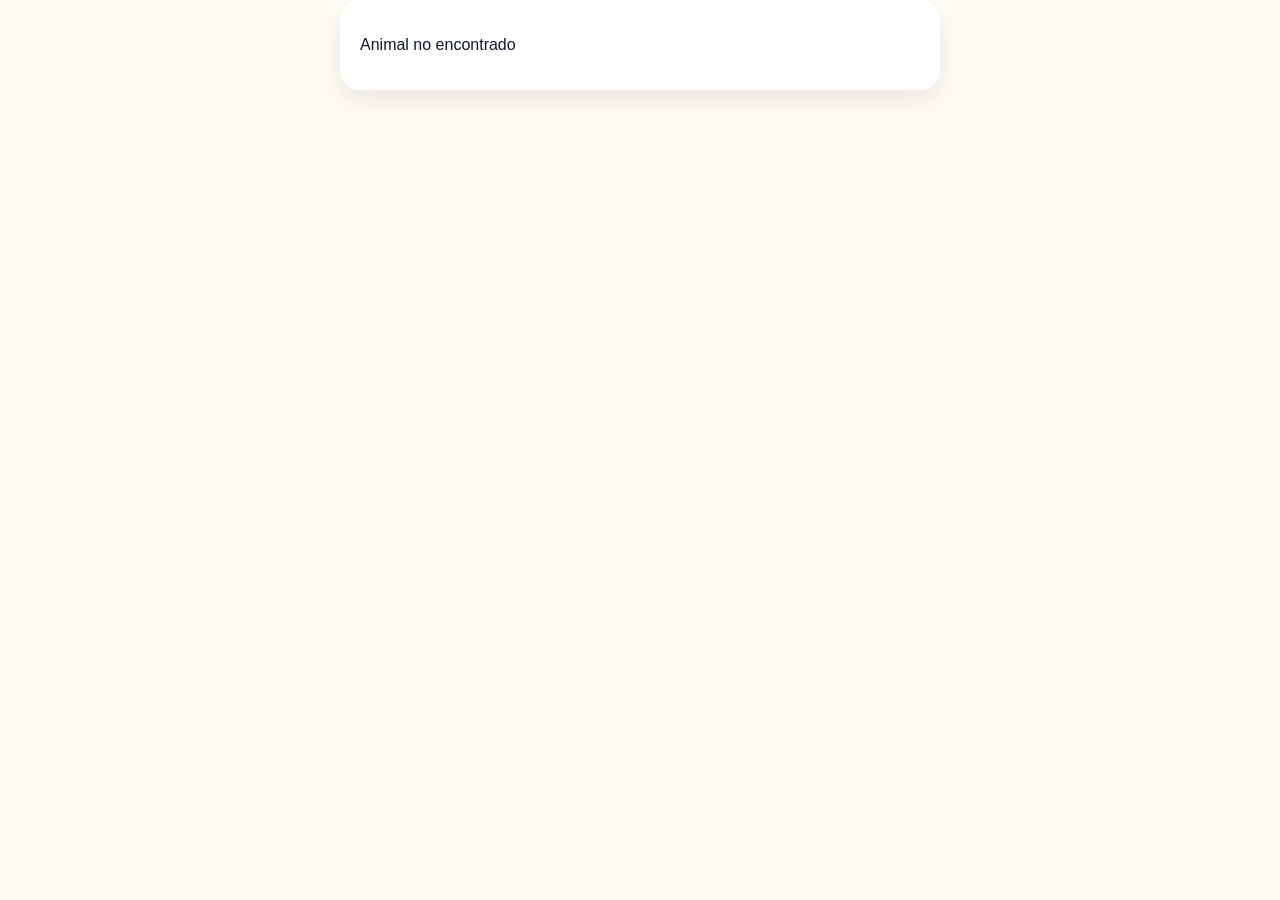
<file: animal.html>
<!DOCTYPE html>
<html>
<head>
<meta charset="UTF-8">
<meta name="viewport" content="width=device-width, initial-scale=1">
<title>Historia del rescate</title>
<link rel="stylesheet" href="style.css">
</head>
<body>

<div id="animal"></div>

<script src="animals.js"></script>
<script src="animal-page.js"></script>

</body>
</html>
</file>
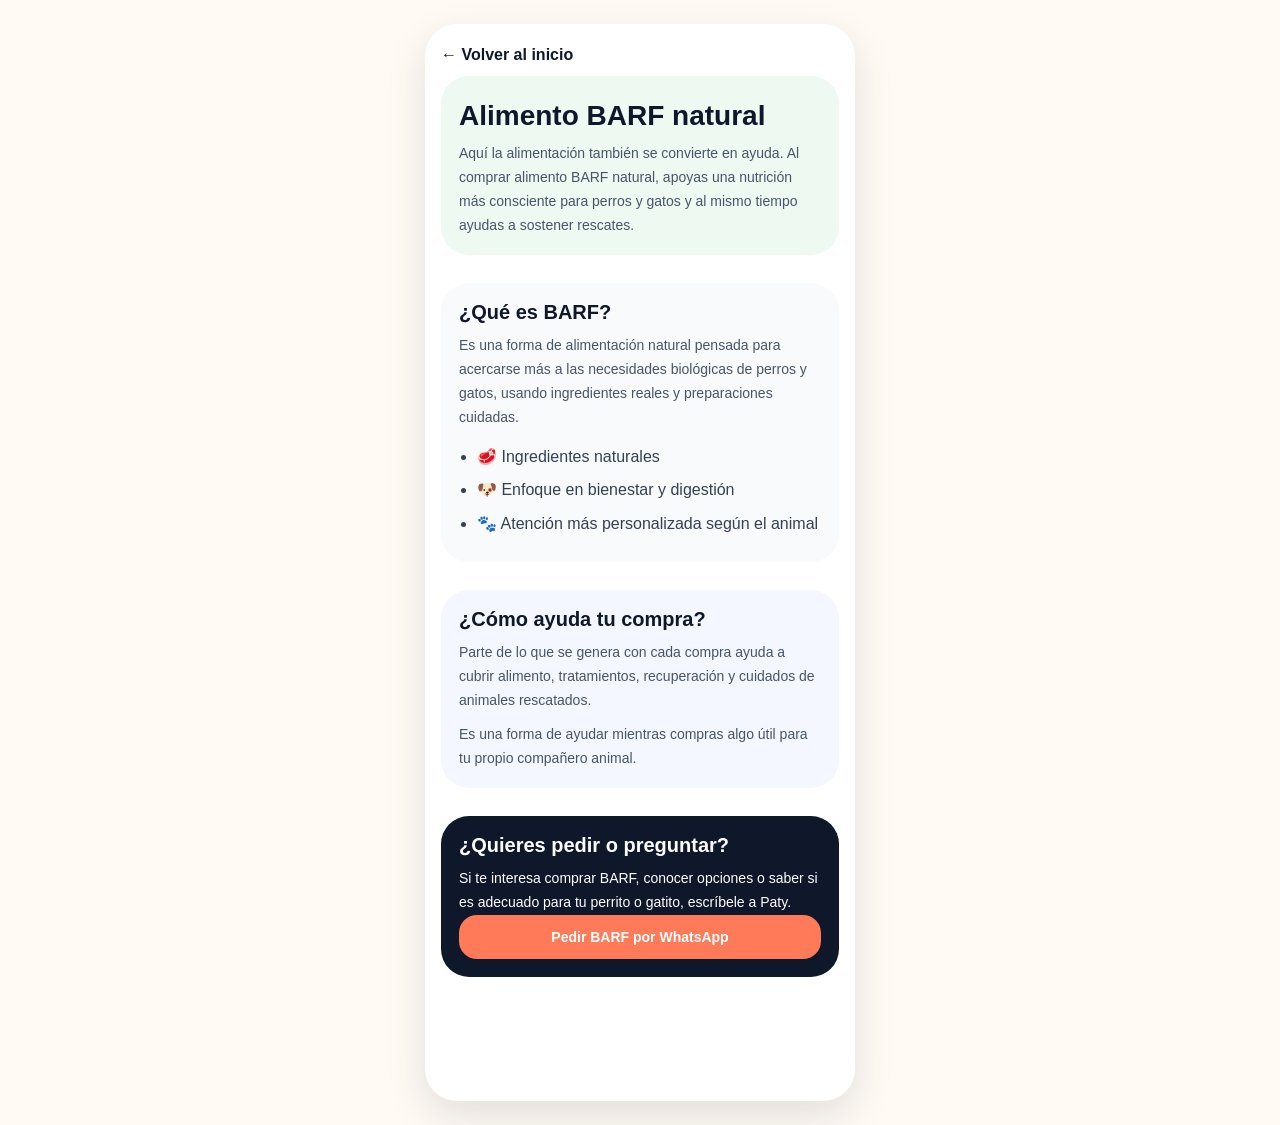
<file: barf.html>
<!DOCTYPE html>
<html lang="es">
<head>
  <meta charset="UTF-8" />
  <meta name="viewport" content="width=device-width, initial-scale=1.0" />
  <title>BARF natural | Pancho Barfero</title>
  <meta name="description" content="Alimento BARF natural que también ayuda a sostener rescates." />
  <link rel="stylesheet" href="style.css" />
</head>
<body>
  <div class="page-shell">
    <main class="mobile-app extra-page">
      <section class="section">
        <a href="index.html" class="back-btn">← Volver al inicio</a>
        <div class="card card-barf">
          <h1 class="page-title">Alimento BARF natural</h1>
          <p>
            Aquí la alimentación también se convierte en ayuda. Al comprar alimento BARF natural,
            apoyas una nutrición más consciente para perros y gatos y al mismo tiempo ayudas a sostener rescates.
          </p>
        </div>
      </section>

      <section class="section">
        <div class="card">
          <h2>¿Qué es BARF?</h2>
          <p>
            Es una forma de alimentación natural pensada para acercarse más a las necesidades biológicas
            de perros y gatos, usando ingredientes reales y preparaciones cuidadas.
          </p>
          <ul class="simple-list">
            <li>🥩 Ingredientes naturales</li>
            <li>🐶 Enfoque en bienestar y digestión</li>
            <li>🐾 Atención más personalizada según el animal</li>
          </ul>
        </div>
      </section>

      <section class="section">
        <div class="card card-soft-blue">
          <h2>¿Cómo ayuda tu compra?</h2>
          <p>
            Parte de lo que se genera con cada compra ayuda a cubrir alimento, tratamientos,
            recuperación y cuidados de animales rescatados.
          </p>
          <p>
            Es una forma de ayudar mientras compras algo útil para tu propio compañero animal.
          </p>
        </div>
      </section>

      <section class="section">
        <div class="card card-dark">
          <h2>¿Quieres pedir o preguntar?</h2>
          <p>
            Si te interesa comprar BARF, conocer opciones o saber si es adecuado para tu perrito o gatito,
            escríbele a Paty.
          </p>
          <a class="btn btn-primary" href="https://wa.me/5218135049027?text=Hola%20Paty%2C%20me%20interesa%20comprar%20BARF%20y%20quiero%20m%C3%A1s%20informaci%C3%B3n" target="_blank" rel="noopener noreferrer">
            Pedir BARF por WhatsApp
          </a>
        </div>
      </section>
    </main>
  </div>
</body>
</html>
</file>
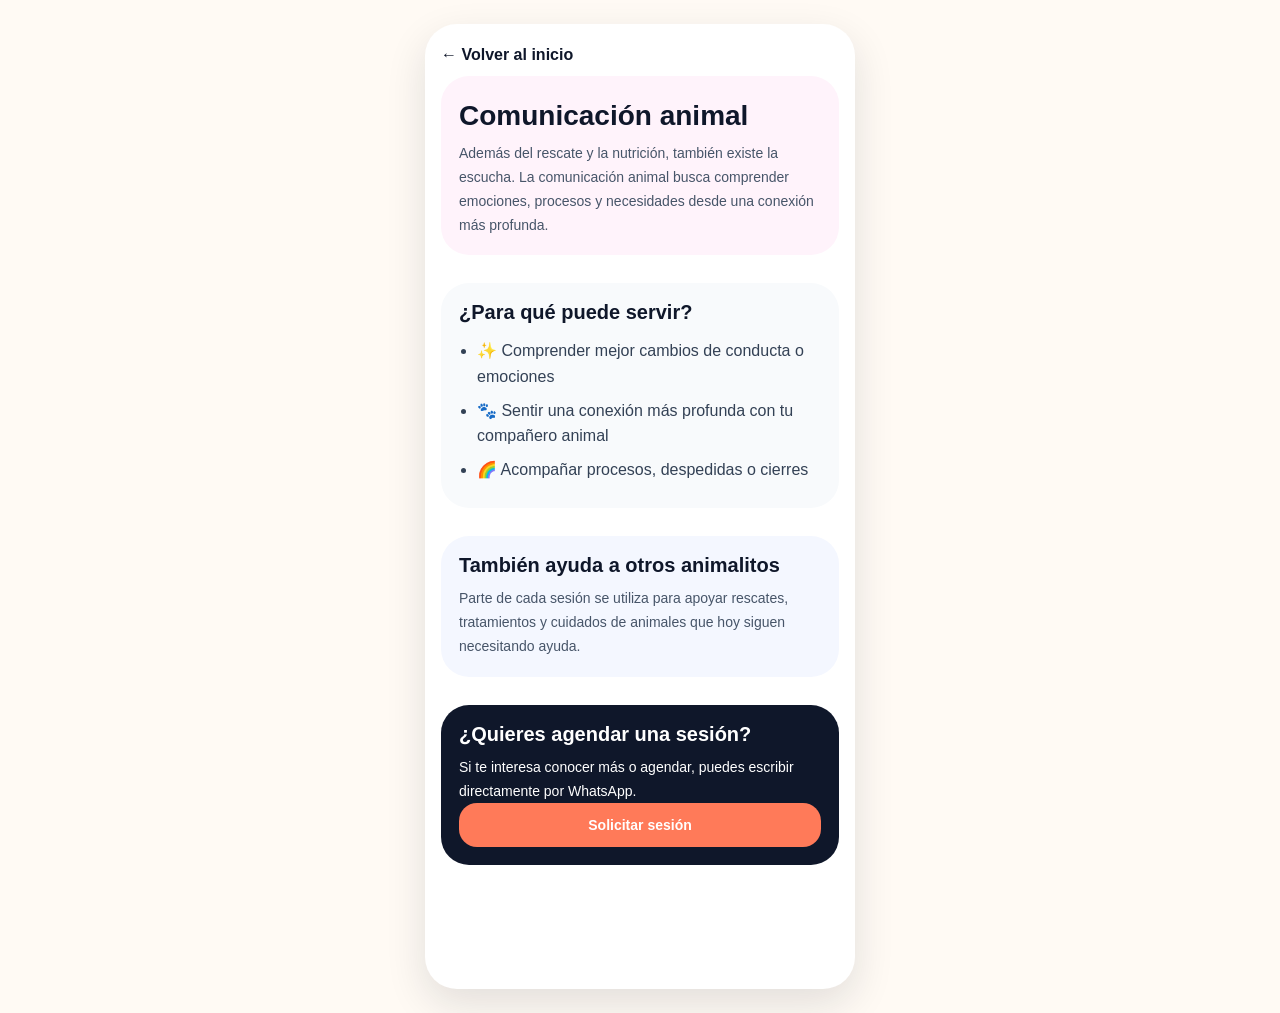
<file: comunicacion.html>
<!DOCTYPE html>
<html lang="es">
<head>
  <meta charset="UTF-8" />
  <meta name="viewport" content="width=device-width, initial-scale=1.0" />
  <title>Comunicación animal | Pancho Barfero</title>
  <meta name="description" content="Comunicación animal para comprender mejor emociones, necesidades y procesos." />
  <link rel="stylesheet" href="style.css" />
</head>
<body>
  <div class="page-shell">
    <main class="mobile-app extra-page">
      <section class="section">
        <a href="index.html" class="back-btn">← Volver al inicio</a>
        <div class="card card-pink">
          <h1 class="page-title">Comunicación animal</h1>
          <p>
            Además del rescate y la nutrición, también existe la escucha. La comunicación animal busca
            comprender emociones, procesos y necesidades desde una conexión más profunda.
          </p>
        </div>
      </section>

      <section class="section">
        <div class="card">
          <h2>¿Para qué puede servir?</h2>
          <ul class="simple-list">
            <li>✨ Comprender mejor cambios de conducta o emociones</li>
            <li>🐾 Sentir una conexión más profunda con tu compañero animal</li>
            <li>🌈 Acompañar procesos, despedidas o cierres</li>
          </ul>
        </div>
      </section>

      <section class="section">
        <div class="card card-soft-blue">
          <h2>También ayuda a otros animalitos</h2>
          <p>
            Parte de cada sesión se utiliza para apoyar rescates, tratamientos y cuidados
            de animales que hoy siguen necesitando ayuda.
          </p>
        </div>
      </section>

      <section class="section">
        <div class="card card-dark">
          <h2>¿Quieres agendar una sesión?</h2>
          <p>
            Si te interesa conocer más o agendar, puedes escribir directamente por WhatsApp.
          </p>
          <a class="btn btn-primary" href="https://wa.me/5218135049027?text=Hola%20Paty%2C%20me%20interesa%20una%20sesi%C3%B3n%20de%20comunicaci%C3%B3n%20animal" target="_blank" rel="noopener noreferrer">
            Solicitar sesión
          </a>
        </div>
      </section>
    </main>
  </div>
</body>
</html>
</file>
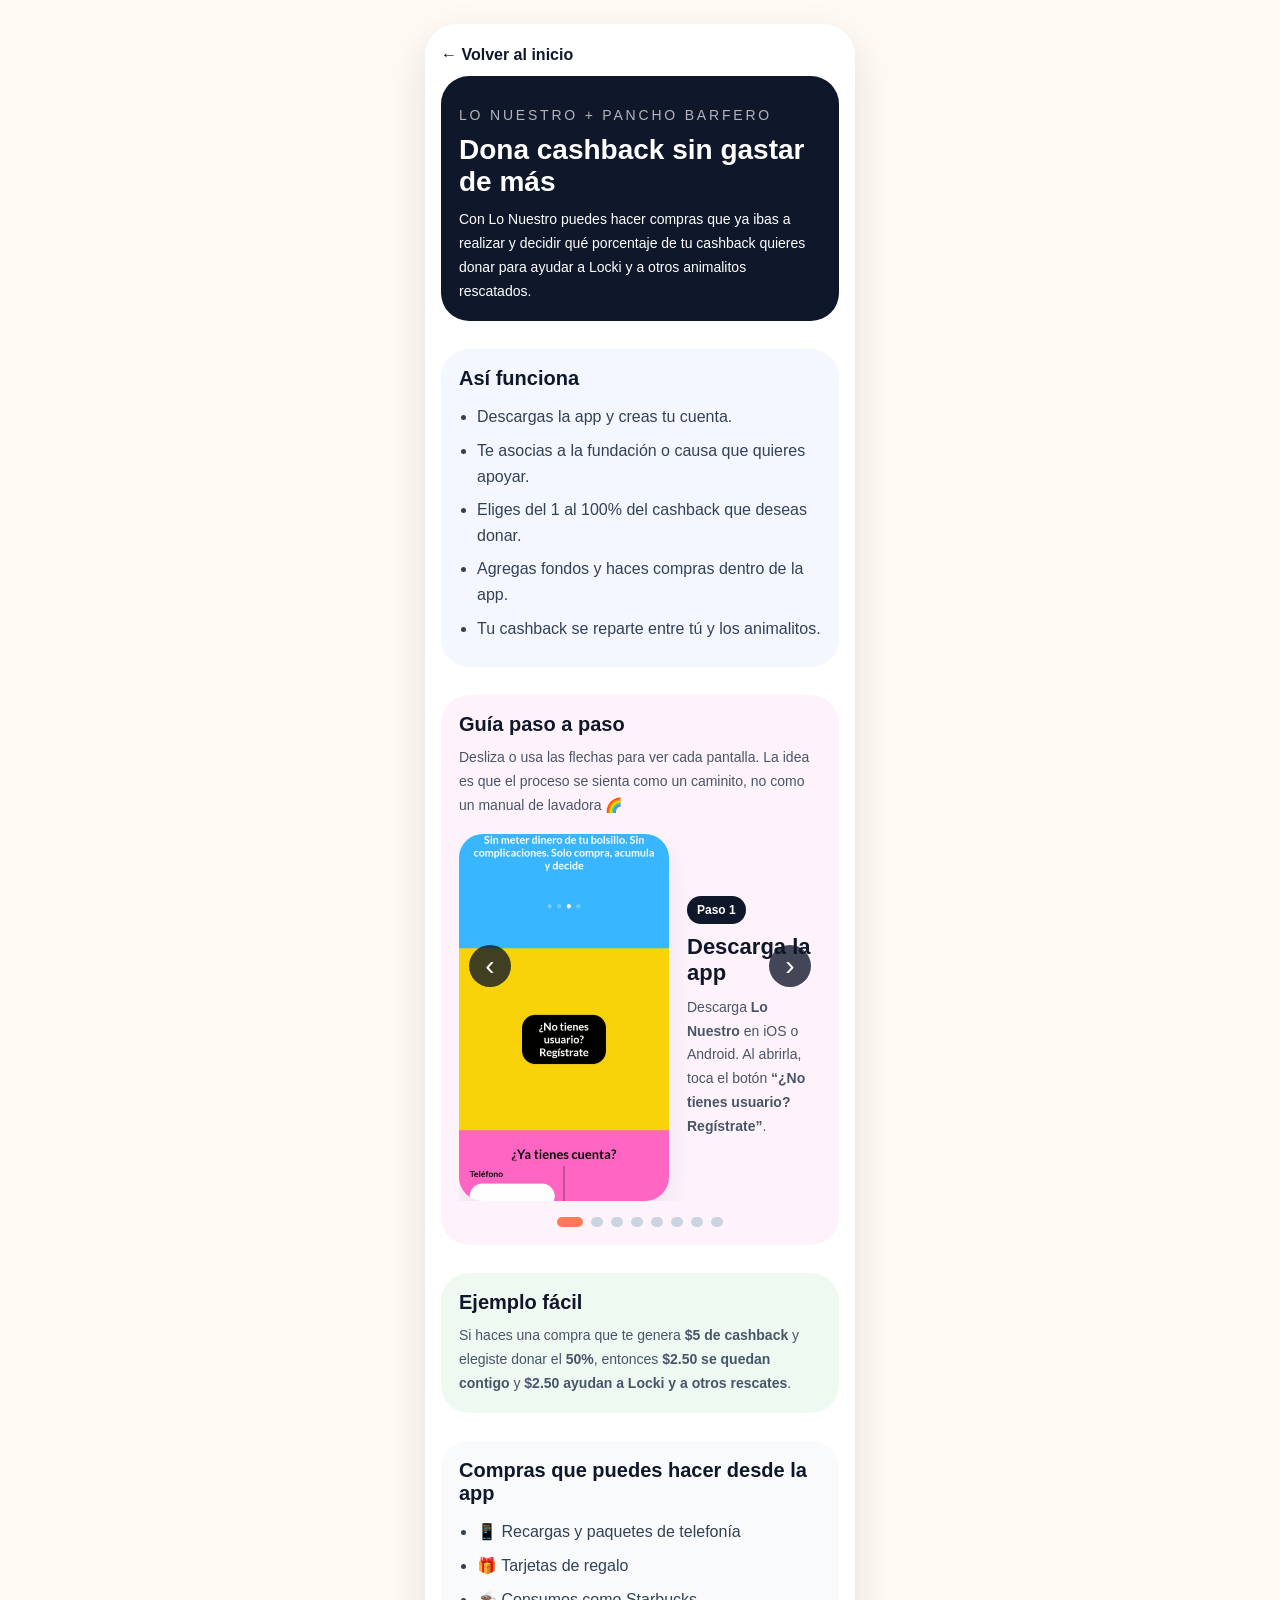
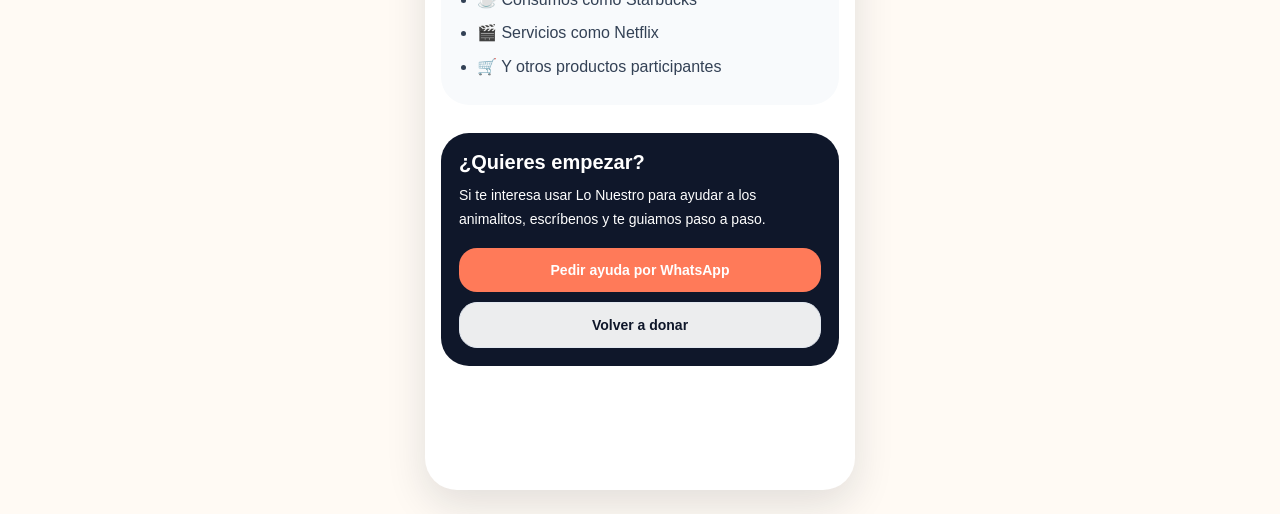
<file: lonuestro.html>
<!DOCTYPE html>
<html lang="es">
<head>
  <meta charset="UTF-8" />
  <meta name="viewport" content="width=device-width, initial-scale=1.0" />
  <title>Lo Nuestro | Dona cashback para los animalitos</title>
  <meta
    name="description"
    content="Aprende paso a paso cómo usar Lo Nuestro para donar una parte de tu cashback a Locki y apoyar a los rescates de Pancho Barfero."
  />
  <link rel="stylesheet" href="style.css" />
</head>
<body>
  <div class="page-shell">
    <main class="mobile-app extra-page">
      <section class="section">
        <a href="index.html" class="back-btn">← Volver al inicio</a>
        <div class="card card-dark">
          <p class="mini-label">Lo Nuestro + Pancho Barfero</p>
          <h1 class="page-title">Dona cashback sin gastar de más</h1>
          <p>
            Con Lo Nuestro puedes hacer compras que ya ibas a realizar y decidir qué porcentaje de tu cashback
            quieres donar para ayudar a Locki y a otros animalitos rescatados.
          </p>
        </div>
      </section>

      <section class="section">
        <div class="card card-soft-blue">
          <h2>Así funciona</h2>
          <ul class="simple-list">
            <li>Descargas la app y creas tu cuenta.</li>
            <li>Te asocias a la fundación o causa que quieres apoyar.</li>
            <li>Eliges del 1 al 100% del cashback que deseas donar.</li>
            <li>Agregas fondos y haces compras dentro de la app.</li>
            <li>Tu cashback se reparte entre tú y los animalitos.</li>
          </ul>
        </div>
      </section>

      <section class="section">
        <div class="card card-pink">
          <h2>Guía paso a paso</h2>
          <p>
            Desliza o usa las flechas para ver cada pantalla. La idea es que el proceso se sienta como un caminito,
            no como un manual de lavadora 🌈
          </p>

          <div class="tutorial-carousel" data-carousel>
            <button class="carousel-btn prev" type="button" aria-label="Paso anterior">‹</button>

            <div class="carousel-viewport">
              <article class="tutorial-step active">
                <div class="tutorial-media">
                  <img src="img/lonuestro/lo-nuestro-step-1-inicio.jpeg" alt="Pantalla de inicio de Lo Nuestro con botón de registro" loading="lazy" />
                </div>
                <div class="tutorial-copy">
                  <span class="step-badge">Paso 1</span>
                  <h3>Descarga la app</h3>
                  <p>
                    Descarga <strong>Lo Nuestro</strong> en iOS o Android. Al abrirla, toca el botón
                    <strong>“¿No tienes usuario? Regístrate”</strong>.
                  </p>
                </div>
              </article>

              <article class="tutorial-step">
                <div class="tutorial-media">
                  <img src="img/lonuestro/lo-nuestro-step-2-registro.jpeg" alt="Pantalla de registro con teléfono y contraseña" loading="lazy" />
                </div>
                <div class="tutorial-copy">
                  <span class="step-badge">Paso 2</span>
                  <h3>Crea tu cuenta</h3>
                  <p>
                    Regístrate con tu <strong>número de teléfono</strong> y crea una <strong>contraseña</strong>.
                    Acepta términos y completa tu registro.
                  </p>
                </div>
              </article>

              <article class="tutorial-step">
                <div class="tutorial-media">
                  <img src="img/lonuestro/lo-nuestro-step-7-fundaciones.jpeg" alt="Pantalla para asociarse a una fundación dentro de la app" loading="lazy" />
                </div>
                <div class="tutorial-copy">
                  <span class="step-badge">Paso 3</span>
                  <h3>Ve a Fundaciones</h3>
                  <p>
                    Dentro de la app entra a tu perfil y busca la ruta:
                    <strong>Fundaciones → Mis fundaciones → Asociarme a una fundación</strong>.
                    Ahí podrás elegir a quién apoyar.
                  </p>
                </div>
              </article>

              <article class="tutorial-step">
                <div class="tutorial-media">
                  <img src="img/lonuestro/lo-nuestro-step-8-porcentaje.jpeg" alt="Pantalla para elegir el porcentaje a donar del cashback" loading="lazy" />
                </div>
                <div class="tutorial-copy">
                  <span class="step-badge">Paso 4</span>
                  <h3>Selecciona a Locki y define tu porcentaje</h3>
                  <p>
                    Elige <strong>Locki</strong> y escribe un número del <strong>1 al 100</strong>.
                    Por ejemplo, si pones <strong>50</strong>, donarás el 50% del cashback generado en tus compras.
                  </p>
                </div>
              </article>

              <article class="tutorial-step">
                <div class="tutorial-media">
                  <img src="img/lonuestro/lo-nuestro-step-5-agregar-fondos.jpeg" alt="Pantalla de agregar fondos en Lo Nuestro" loading="lazy" />
                </div>
                <div class="tutorial-copy">
                  <span class="step-badge">Paso 5</span>
                  <h3>Agrega fondos</h3>
                  <p>
                    Para comprar dentro de la app, entra a <strong>Agregar fondos</strong>.
                    Puedes hacerlo por <strong>transferencia bancaria</strong> y después usar ese saldo en los comercios y servicios afiliados.
                  </p>
                </div>
              </article>

              <article class="tutorial-step">
                <div class="tutorial-media">
                  <img src="img/lonuestro/lo-nuestro-step-6-transferencia.jpeg" alt="Pantalla con instrucciones de transferencia bancaria" loading="lazy" />
                </div>
                <div class="tutorial-copy">
                  <span class="step-badge">Paso 6</span>
                  <h3>Haz tu transferencia</h3>
                  <p>
                    Indica tu banco, el monto que vas a mandar, copia los datos de la cuenta y registra tu aporte.
                    Una vez validado, tu saldo quedará listo para comprar.
                  </p>
                </div>
              </article>

              <article class="tutorial-step">
                <div class="tutorial-media">
                  <img src="img/lonuestro/lo-nuestro-step-4-consumir.jpeg" alt="Pantalla de la sección consumir con tiempo aire, paquetes y gift cards" loading="lazy" />
                </div>
                <div class="tutorial-copy">
                  <span class="step-badge">Paso 7</span>
                  <h3>Ve a la sección Consumir</h3>
                  <p>
                    Entra a <strong>Consumir</strong> y elige lo que quieras comprar, como
                    <strong>recargas, paquetes de telefonía, gift cards</strong> y otros servicios disponibles.
                  </p>
                </div>
              </article>

              <article class="tutorial-step">
                <div class="tutorial-media">
                  <img src="img/lonuestro/lo-nuestro-step-3-paquetes.jpeg" alt="Pantalla con paquetes de telefonía disponibles" loading="lazy" />
                </div>
                <div class="tutorial-copy">
                  <span class="step-badge">Paso 8</span>
                  <h3>Compra y deja que el cashback haga su magia</h3>
                  <p>
                    Elige tu producto y completa la compra. Desde ese momento, el cashback que generes se repartirá
                    entre <strong>tu cuenta</strong> y <strong>los animalitos</strong>, según el porcentaje que elegiste.
                  </p>
                </div>
              </article>
            </div>

            <button class="carousel-btn next" type="button" aria-label="Siguiente paso">›</button>
          </div>

          <div class="carousel-dots" data-carousel-dots aria-label="Indicadores del carrusel"></div>
        </div>
      </section>

      <section class="section">
        <div class="card card-barf">
          <h2>Ejemplo fácil</h2>
          <p>
            Si haces una compra que te genera <strong>$5 de cashback</strong> y elegiste donar el <strong>50%</strong>,
            entonces <strong>$2.50 se quedan contigo</strong> y <strong>$2.50 ayudan a Locki y a otros rescates</strong>.
          </p>
        </div>
      </section>

      <section class="section">
        <div class="card">
          <h2>Compras que puedes hacer desde la app</h2>
          <ul class="simple-list">
            <li>📱 Recargas y paquetes de telefonía</li>
            <li>🎁 Tarjetas de regalo</li>
            <li>☕ Consumos como Starbucks</li>
            <li>🎬 Servicios como Netflix</li>
            <li>🛒 Y otros productos participantes</li>
          </ul>
        </div>
      </section>

      <section class="section">
        <div class="card card-dark">
          <h2>¿Quieres empezar?</h2>
          <p>
            Si te interesa usar Lo Nuestro para ayudar a los animalitos, escríbenos y te guiamos paso a paso.
          </p>
          <div class="hero-actions">
            <a class="btn btn-primary" href="https://wa.me/5218135049027?text=Hola%2C%20quiero%20usar%20Lo%20Nuestro%20para%20donar%20cashback%20a%20Locki%20y%20a%20los%20animalitos" target="_blank" rel="noopener noreferrer">Pedir ayuda por WhatsApp</a>
            <a class="btn btn-secondary" href="index.html#donar">Volver a donar</a>
          </div>
        </div>
      </section>
    </main>
  </div>

  <script>
    (function () {
      const carousel = document.querySelector('[data-carousel]');
      if (!carousel) return;

      const steps = Array.from(carousel.querySelectorAll('.tutorial-step'));
      const prevBtn = carousel.querySelector('.prev');
      const nextBtn = carousel.querySelector('.next');
      const dotsWrap = document.querySelector('[data-carousel-dots]');
      let index = 0;

      const dots = steps.map((_, i) => {
        const button = document.createElement('button');
        button.type = 'button';
        button.className = 'carousel-dot' + (i === 0 ? ' active' : '');
        button.setAttribute('aria-label', 'Ir al paso ' + (i + 1));
        button.addEventListener('click', () => goTo(i));
        dotsWrap.appendChild(button);
        return button;
      });

      function update() {
        steps.forEach((step, i) => step.classList.toggle('active', i === index));
        dots.forEach((dot, i) => dot.classList.toggle('active', i === index));
      }

      function goTo(newIndex) {
        index = (newIndex + steps.length) % steps.length;
        update();
      }

      prevBtn.addEventListener('click', () => goTo(index - 1));
      nextBtn.addEventListener('click', () => goTo(index + 1));

      let startX = 0;
      let endX = 0;

      carousel.addEventListener('touchstart', (event) => {
        startX = event.changedTouches[0].clientX;
      }, { passive: true });

      carousel.addEventListener('touchend', (event) => {
        endX = event.changedTouches[0].clientX;
        const delta = endX - startX;
        if (Math.abs(delta) < 40) return;
        if (delta < 0) goTo(index + 1);
        else goTo(index - 1);
      }, { passive: true });
    })();
  </script>
</body>
</html>
</file>
<file: style.css>
* {
  box-sizing: border-box;
}

html {
  scroll-behavior: smooth;
}

body {
  margin: 0;
  font-family: Arial, Helvetica, sans-serif;
  background: #fffaf4;
  color: #0f172a;
  padding: 0;
}

a {
  text-decoration: none;
}

.page-shell {
  min-height: 100vh;
  padding: 0;
}

.mobile-app {
  width: 100%;
  max-width: 430px;
  margin: 0 auto;
  min-height: 100vh;
  background: #ffffff;
  box-shadow: 0 15px 40px rgba(15, 23, 42, 0.12);
  padding-bottom: 110px;
}

.hero {
  position: relative;
  overflow: hidden;
  min-height: 430px;
}

.hero-image {
  width: 100%;
  height: 430px;
  object-fit: cover;
  display: block;
}

.hero-overlay {
  position: absolute;
  inset: 0;
  background: linear-gradient(to top, rgba(0, 0, 0, 0.72), rgba(0, 0, 0, 0.2), transparent);
}

.hero-content {
  position: absolute;
  left: 0;
  right: 0;
  bottom: 0;
  padding: 18px 18px 24px;
  color: white;
}
.hero-content p {
  max-width: 34ch;
}

.eyebrow {
  display: inline-block;
  margin: 0 0 10px;
  padding: 7px 12px;
  border-radius: 999px;
  background: rgba(255, 255, 255, 0.18);
  backdrop-filter: blur(8px);
  font-size: 12px;
  font-weight: 600;
}

.hero h1,
.animal-name {
  margin: 0;
  font-size: 32px;
  line-height: 1.1;
}

.hero p {
  margin: 10px 0 0;
  font-size: 14px;
  line-height: 1.55;
  color: rgba(255, 255, 255, 0.92);
}

.hero-actions {
  display: grid;
  gap: 10px;
  margin-top: 16px;
}

.section {
  padding: 14px 16px;
}

.section-title {
  font-size: 20px;
  margin: 0 0 12px;
}

.card {
  border-radius: 28px;
  padding: 18px;
  background: #f8fafc;
}

.card h2 {
  margin: 0 0 10px;
  font-size: 20px;
}

.card p {
  margin: 10px 0 0;
  color: #475569;
  font-size: 14px;
  line-height: 1.7;
}

.card-story,
.card-soft-blue {
  background: #f4f7ff;
}

.card-help {
  background: #fff8ef;
}

.card-barf {
  background: #eef9f2;
}

.card-pink {
  background: #fff3fb;
}

.card-dark {
  background: #0f172a;
  color: white;
}

.card-dark h2,
.card-dark p {
  color: white;
}

.card-dashed {
  background: #fff7f3;
  border: 1px dashed #ff7a59;
}

.card-footer {
  background: #f1f5f9;
  text-align: center;
}

.footer-title {
  margin: 0;
  font-weight: 700;
  color: #0f172a !important;
}

.stats-grid {
  display: grid;
  grid-template-columns: repeat(2, 1fr);
  gap: 12px;
}

.stat-card {
  border-radius: 24px;
  background: #fff3e7;
  padding: 16px;
  box-shadow: 0 4px 14px rgba(15, 23, 42, 0.05);
}

.stat-value {
  color: #ff7a59;
  font-size: 26px;
  font-weight: 800;
}

.stat-label {
  margin-top: 6px;
  font-size: 12px;
  color: #475569;
}

.help-list,
.story-list,
.transparency-list {
  display: grid;
  gap: 10px;
  margin-top: 12px;
}

.help-item {
  border-radius: 18px;
  background: white;
  padding: 14px;
  font-size: 14px;
  box-shadow: 0 4px 14px rgba(15, 23, 42, 0.05);
}

.simple-list {
  padding-left: 18px;
  margin: 14px 0 0;
  color: #334155;
}

.simple-list li {
  margin-bottom: 8px;
  line-height: 1.6;
}

.btn,
.help-btn {
  display: inline-block;
  width: 100%;
  text-align: center;
  border-radius: 18px;
  padding: 14px 16px;
  font-size: 14px;
  font-weight: 700;
  transition: transform 0.15s ease, opacity 0.15s ease;
}

.btn:hover,
.help-btn:hover {
  transform: translateY(-1px);
  opacity: 0.96;
}

.btn-primary {
  background: #ff7a59;
  color: white;
}

.btn-secondary,
.btn-light {
  background: rgba(255, 255, 255, 0.92);
  color: #0f172a;
  border: 1px solid #e2e8f0;
}

.btn-green {
  background: #2e8b57;
  color: white;
  margin-top: 16px;
}

.btn-dark {
  background: #0f172a;
  color: white;
}

.section-head {
  display: flex;
  align-items: center;
  justify-content: space-between;
  gap: 12px;
  margin-bottom: 12px;
}

.section-head h2 {
  margin: 0;
  font-size: 20px;
}

.section-head span {
  font-size: 12px;
  color: #64748b;
}

.cards-scroll {
  display: flex;
  gap: 16px;
  overflow-x: auto;
  padding-bottom: 4px;
  scroll-snap-type: x proximity;
}

.cards-scroll::-webkit-scrollbar,
.thumbs::-webkit-scrollbar {
  height: 8px;
}

.cards-scroll::-webkit-scrollbar-thumb,
.thumbs::-webkit-scrollbar-thumb {
  background: rgba(148, 163, 184, 0.4);
  border-radius: 999px;
}

.pet-card {
  min-width: 290px;
  border-radius: 28px;
  background: white;
  box-shadow: 0 10px 28px rgba(15, 23, 42, 0.08);
  overflow: hidden;
  scroll-snap-align: start;
}

.pet-card img {
  width: 100%;
  height: 176px;
  object-fit: cover;
  display: block;
}

.pet-body {
  padding: 16px;
}

.pet-top {
  display: flex;
  align-items: flex-start;
  justify-content: space-between;
  gap: 12px;
}

.pet-top h3 {
  margin: 0;
  font-size: 20px;
}

.pet-top p,
.animal-age,
.animal-category {
  margin: 4px 0 0;
  color: #64748b;
  font-size: 14px;
}

.pet-body > p {
  margin: 12px 0 0;
  color: #475569;
  font-size: 14px;
  line-height: 1.7;
}

.pet-actions {
  display: grid;
  gap: 10px;
  margin-top: 14px;
}

.tag {
  display: inline-block;
  padding: 8px 10px;
  border-radius: 999px;
  font-size: 12px;
  font-weight: 700;
  white-space: nowrap;
}

.tag-green {
  background: #dcfce7;
  color: #15803d;
}

.tag-amber {
  background: #fef3c7;
  color: #b45309;
}

.tag-sky {
  background: #e0f2fe;
  color: #0369a1;
}

.tag-neutral {
  background: #ede9fe;
  color: #6d28d9;
}
.tag-red{
background:#e63946;
color:white;
}

.tag-purple{
background:#7b2cbf;
color:white;
}

.tag-blue{
background:#457b9d;
color:white;
}
.tag-gray{
background:#6c757d;
color:white;
}

.mini-label {
  margin: 0;
  font-size: 11px;
  text-transform: uppercase;
  letter-spacing: 0.2em;
  color: rgba(255, 255, 255, 0.68) !important;
}

.donation-box {
  border-radius: 18px;
  background: rgba(255, 255, 255, 0.1);
  padding: 14px;
  margin-top: 14px;
}

.impact-box {
  border-radius: 18px;
  background: #ff7a59;
  padding: 14px;
  margin-top: 14px;
}

.donation-title {
  margin: 0 0 8px !important;
  font-weight: 700;
  color: white !important;
}

.story-card {
  border-radius: 24px;
  background: #f7f7f7;
  padding: 16px;
}

.story-card h3 {
  margin: 0;
  font-size: 16px;
}

.story-card p {
  margin: 10px 0 0;
  color: #475569;
  font-size: 14px;
  line-height: 1.7;
}

.transparency-row {
  display: flex;
  align-items: center;
  justify-content: space-between;
  gap: 12px;
  border-radius: 18px;
  background: white;
  padding: 14px;
  font-size: 14px;
}

.footer {
  padding: 12px 16px 0;
}

.whatsapp-bar {
  position: fixed;
  left: 50%;
  bottom: 16px;
  width: calc(100% - 32px);
  max-width: 430px;
  transform: translateX(-50%);
  z-index: 20;
}

.whatsapp-button {
  display: block;
  width: 100%;
  border-radius: 999px;
  background: #25d366;
  color: white;
  text-align: center;
  padding: 16px 18px;
  font-size: 14px;
  font-weight: 800;
  box-shadow: 0 18px 40px rgba(37, 211, 102, 0.35);
}

#animal {
  max-width: 600px;
  margin: auto;
  background: white;
  padding: 20px;
  border-radius: 20px;
  box-shadow: 0 10px 25px rgba(0, 0, 0, 0.08);
}

.animal-gallery {
  margin-bottom: 20px;
}

.main-img {
  width: 100%;
  display: block;
  border-radius: 16px;
  object-fit: cover;
}

.thumbs {
  display: flex;
  gap: 10px;
  margin-top: 10px;
  overflow-x: auto;
  padding-bottom: 4px;
}

.thumb {
  width: 70px;
  height: 70px;
  min-width: 70px;
  object-fit: cover;
  border-radius: 10px;
  cursor: pointer;
  border: 2px solid transparent;
  display: block;
}

.thumb.active {
  border-color: #ff7a59;
  box-shadow: 0 0 0 3px rgba(255, 122, 89, 0.12);
}

.story-section {
  margin-top: 20px;
}

.story-section h3 {
  margin-bottom: 6px;
}

.help-btn {
  margin-top: 25px;
  background: #25d366;
  color: white;
  text-decoration: none;
}

@media (min-width: 700px) {
  .page-shell {
    padding: 24px 0;
  }

  .mobile-app {
    border-radius: 32px;
    overflow: hidden;
  }
}
.back-btn {
  display: inline-block;
  margin-bottom: 15px;
  font-weight: 700;
  color: #ff7a59;
}

.before-after {
  margin-top: 24px;
}

.ba-container {
  position: relative;
  width: 100%;
  aspect-ratio: 4 / 3;
  overflow: hidden;
  border-radius: 16px;
}

.ba-after,
.ba-before {
  position: absolute;
  inset: 0;
  width: 100%;
  height: 100%;
  object-fit: cover;
  display: block;
}

.ba-before-wrapper {
  position: absolute;
  inset: 0;
  width: 50%;
  overflow: hidden;
}

.ba-slider {
  position: absolute;
  inset: 0;
  width: 100%;
  opacity: 0;
  cursor: pointer;
  z-index: 3;
}
.ba-container {
  position: relative;
  width: 100%;
  aspect-ratio: 4 / 3;
  overflow: hidden;
  border-radius: 16px;
}

.ba-after,
.ba-before {
  position: absolute;
  inset: 0;
  width: 100%;
  height: 100%;
  object-fit: cover;
  display: block;
}

.ba-before-wrapper {
  position: absolute;
  inset: 0;
  width: 50%;
  overflow: hidden;
}

.ba-divider {
  position: absolute;
  top: 0;
  bottom: 0;
  left: 50%;
  width: 2px;
  background: white;
  box-shadow: 0 0 0 1px rgba(0,0,0,0.12);
  transform: translateX(-50%);
  z-index: 2;
}

.ba-divider::after {
  content: "";
  position: absolute;
  top: 50%;
  left: 50%;
  width: 34px;
  height: 34px;
  background: white;
  border-radius: 999px;
  transform: translate(-50%, -50%);
  box-shadow: 0 4px 14px rgba(0,0,0,0.15);
}

.ba-slider {
  position: absolute;
  inset: 0;
  width: 100%;
  opacity: 0;
  cursor: ew-resize;
  z-index: 3;
}
.donate-btn{
  display:block;
  text-align:center;
  margin-top:14px;
  padding:14px;
  border-radius:10px;
  background:#e63946;
  color:white;
  font-weight:600;
  text-decoration:none;
  font-size:16px;
}

.donate-btn:hover{
  background:#c92f3b;
}

.extra-page {
  padding-top: 8px;
}

.back-btn {
  display: inline-block;
  margin-bottom: 12px;
  color: #0f172a;
  font-weight: 700;
}

.page-title {
  margin: 6px 0 0;
  font-size: 28px;
  line-height: 1.15;
}

.number-list {
  list-style: decimal;
}

.inline-badges {
  display: flex;
  flex-wrap: wrap;
  gap: 10px;
  margin: 14px 0 0;
  padding: 0;
  list-style: none;
}

.inline-badges li {
  padding: 10px 12px;
  border-radius: 999px;
  background: rgba(255, 255, 255, 0.92);
  border: 1px solid #e2e8f0;
  color: #334155;
  font-size: 13px;
  font-weight: 700;
}

.tutorial-carousel {
  position: relative;
  margin-top: 16px;
}

.carousel-viewport {
  overflow: hidden;
}

.tutorial-step {
  display: none;
  gap: 14px;
}

.tutorial-step.active {
  display: block;
}

.tutorial-media {
  border-radius: 24px;
  overflow: hidden;
  background: #e2e8f0;
  box-shadow: 0 12px 28px rgba(15, 23, 42, 0.08);
}

.tutorial-media img {
  width: 100%;
  display: block;
  aspect-ratio: 9 / 16;
  object-fit: cover;
}

.tutorial-copy {
  padding-top: 14px;
}

.step-badge {
  display: inline-block;
  padding: 7px 10px;
  border-radius: 999px;
  background: #0f172a;
  color: white;
  font-size: 12px;
  font-weight: 800;
}

.tutorial-copy h3 {
  margin: 10px 0 0;
  font-size: 22px;
}

.tutorial-copy p {
  margin: 10px 0 0;
}

.carousel-btn {
  position: absolute;
  top: 36%;
  transform: translateY(-50%);
  width: 42px;
  height: 42px;
  border: none;
  border-radius: 999px;
  background: rgba(15, 23, 42, 0.78);
  color: white;
  font-size: 28px;
  line-height: 1;
  cursor: pointer;
  z-index: 2;
}

.carousel-btn.prev {
  left: 10px;
}

.carousel-btn.next {
  right: 10px;
}

.carousel-dots {
  display: flex;
  justify-content: center;
  flex-wrap: wrap;
  gap: 8px;
  margin-top: 16px;
}

.carousel-dot {
  width: 10px;
  height: 10px;
  border-radius: 999px;
  border: none;
  background: #cbd5e1;
  cursor: pointer;
}

.carousel-dot.active {
  width: 26px;
  background: #ff7a59;
}

@media (min-width: 640px) {
  .tutorial-step.active {
    display: grid;
    grid-template-columns: minmax(0, 210px) minmax(0, 1fr);
    align-items: center;
    gap: 18px;
  }

  .tutorial-copy {
    padding-top: 0;
  }

  .tutorial-media img {
    aspect-ratio: 4 / 7;
  }
}

@media (max-width: 420px) {
  .carousel-btn {
    width: 38px;
    height: 38px;
    top: 34%;
  }

  .tutorial-copy h3 {
    font-size: 20px;
  }
}
</file>
